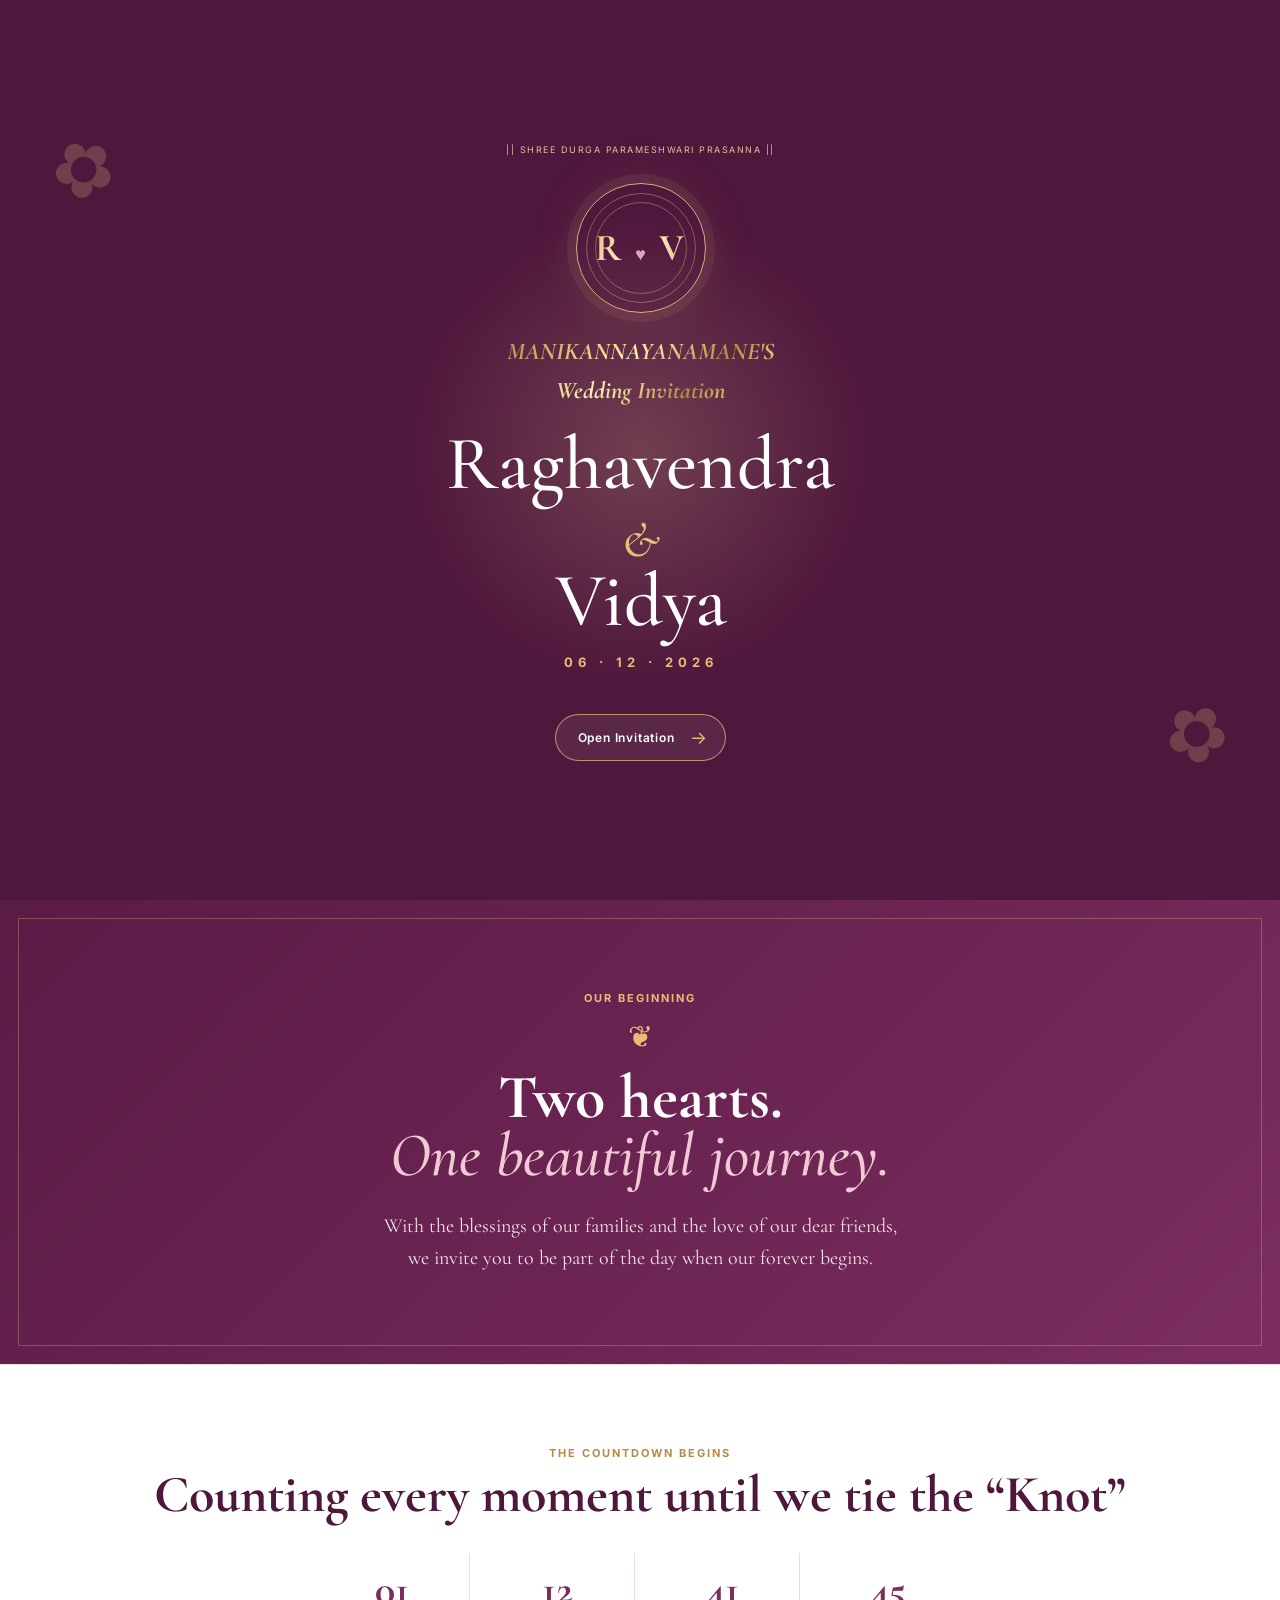
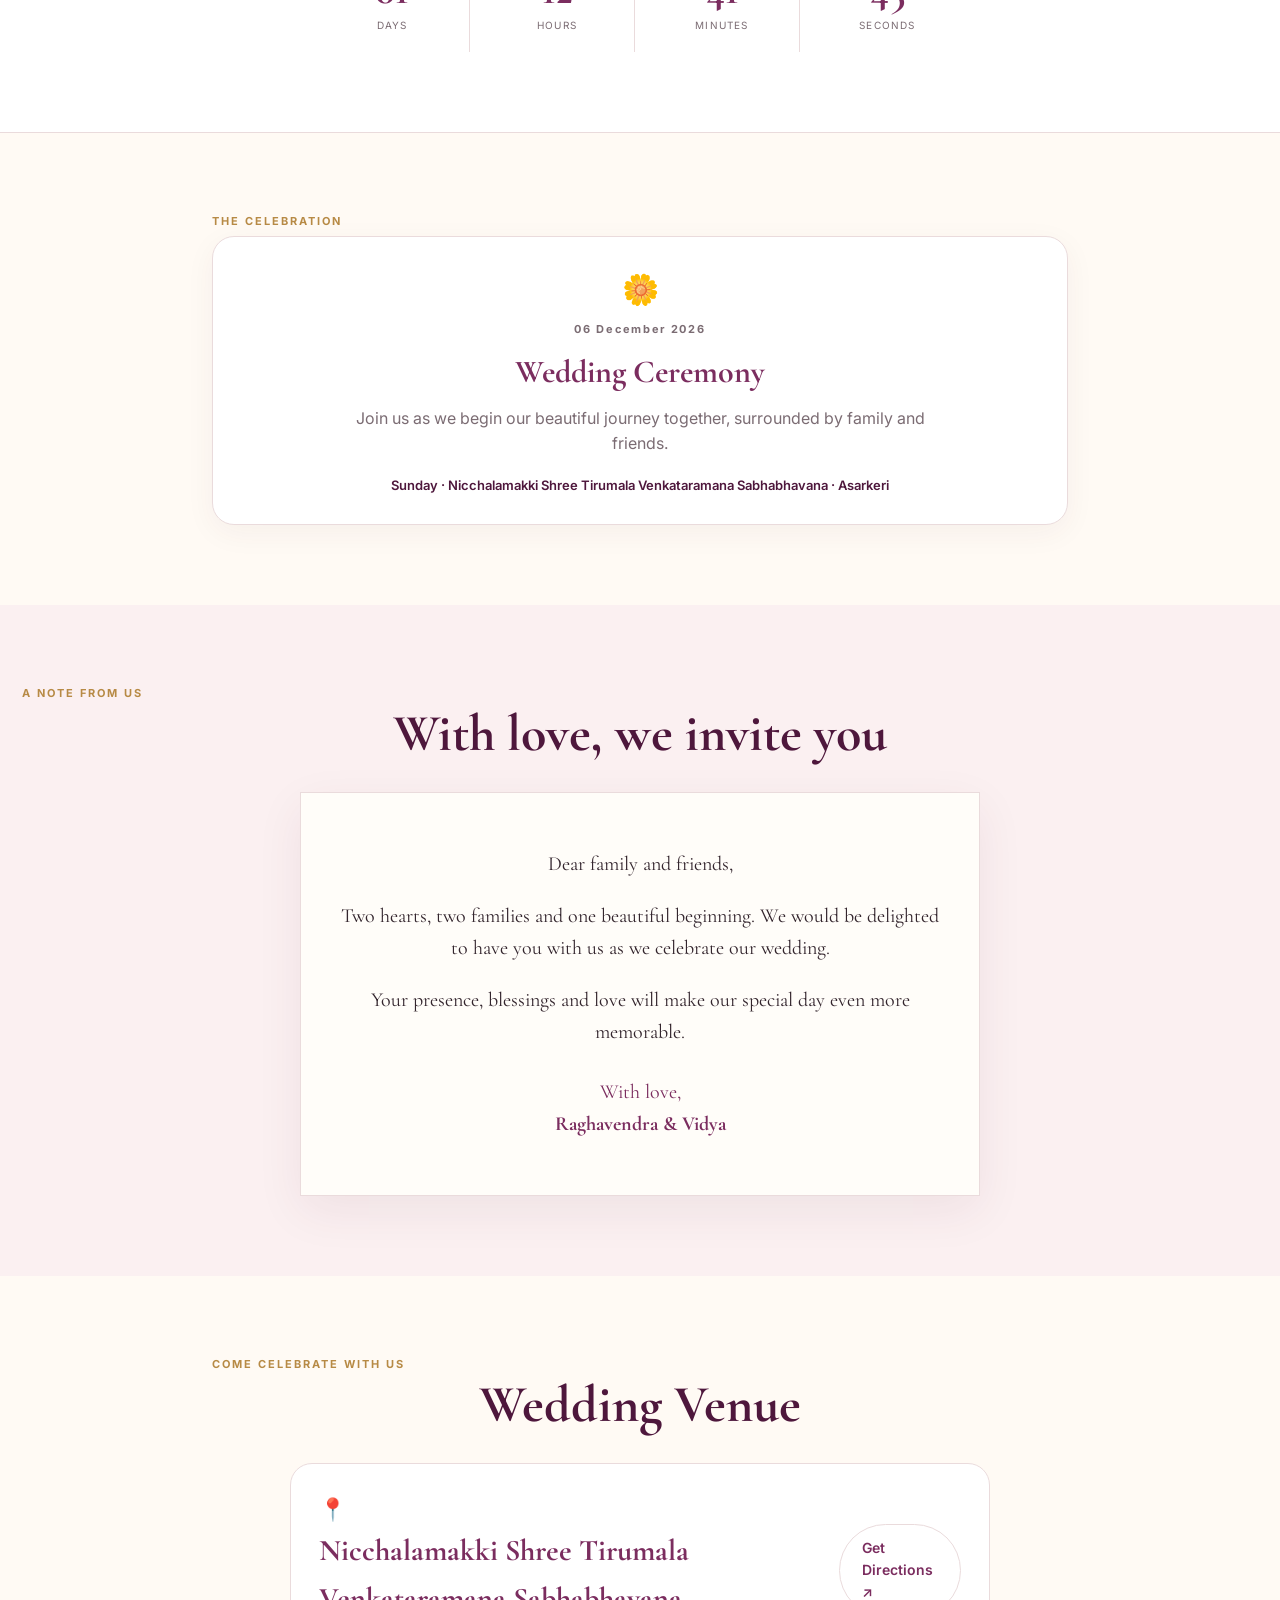
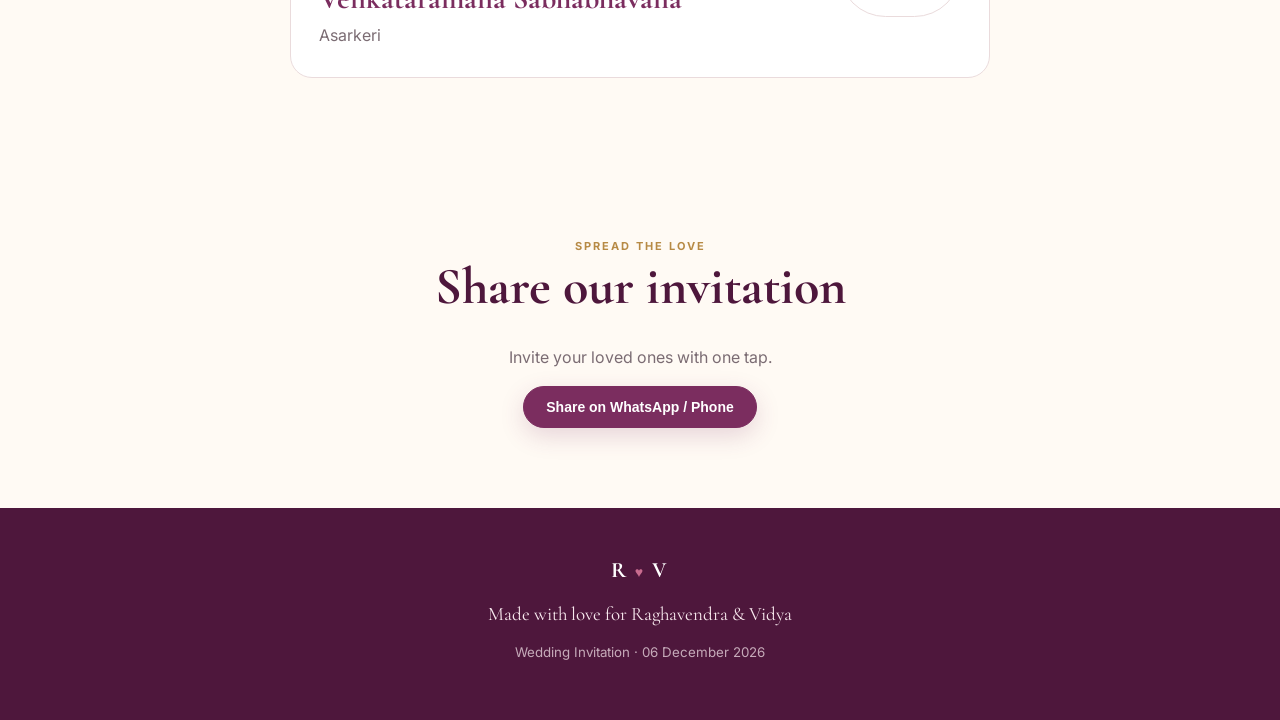
<file: index.html>
<!DOCTYPE html>
<html lang="en">

<head>
    <meta charset="UTF-8">
    <meta name="viewport" content="width=device-width, initial-scale=1, viewport-fit=cover">
    <meta name="color-scheme" content="light">
    <meta name="theme-color" content="#7b2d5f">
    <title>Raghavendra ❤️ Vidya | Wedding</title>
    <meta name="description" content="Wedding invitation of Raghavendra and Vidya — 06 December 2026.">
    <link rel="preconnect" href="https://fonts.googleapis.com">
    <link rel="preconnect" href="https://fonts.gstatic.com" crossorigin>
    <link
        href="https://fonts.googleapis.com/css2?family=Cormorant+Garamond:wght@500;600;700&family=Inter:wght@400;500;600;700&display=swap"
        rel="stylesheet">
    <link rel="stylesheet" href="style.css">
</head>

<body>
    <!-- PREMIUM OPENING -->
    <div class="opening" id="opening">
        <div class="opening-glow"></div>
        <div class="opening-flower flower-left">✿</div>
        <div class="opening-flower flower-right">✿</div>
        <div class="opening-content">
            <!-- <p class="opening-mantra">|| Shree Panchalingeshwara Prasannaha ||</p> -->
            <p class="opening-mantra">|| Shree Durga Parameshwari Prasanna ||</p>
            <div class="opening-ring">
                <div class="opening-monogram">
                    R <span>♥</span>
                    V
                </div>
            </div>
            <!-- <p class="opening-script"> -->
            <h2 style="background: linear-gradient(
        135deg,
        #8C6A32 0%,
        #D4AF65 25%,
        #FFF0B3 45%,
        #B08D45 65%,
        #F5D98A 80%,
        #8C6A32 100%
    );
    -webkit-background-clip: text;
    background-clip: text;
    color: transparent;
    font-weight: bold;
    font-style: italic;
"><span>MANIKANNAYANAMANE'S</span> </br>Wedding Invitation</h2>
            <h2 class="opening-names">
                Raghavendra </br> <span>&</span> </br>Vidya
            </h2>
            <p class="opening-date">06 · 12 · 2026</p>
            <button class="enter-btn" id="enterBtn">
                <span>Open Invitation</span>
                <b>→</b>
            </button>
        </div>
        <!-- <div class="opening-curtain curtain-left"></div>
        <div class="opening-curtain curtain-right"></div> -->
    </div>
    <div class="petals" aria-hidden="true"></div>
    <header class="topbar">
        <div class="monogram">
            R <span>♥</span>
            V
        </div>
        <button class="music-btn" id="musicBtn" aria-label="Toggle music">♫</button>
    </header>
    <main>
        <section class="hero">
            <!-- <div class="hero-photo-bg">
                    <img src="assets/images/photo-1b4193d88f40.jpg" alt="">
                </div> -->
            <div class="hero-overlay"></div>
            <!-- <p class="eyebrow">|| Shree Panchalingeshwara Prasannaha ||</p> -->
            <p class="eyebrow">|| Shree Durga Parameshwari Prasanna ||</p>
            <div class="mandala">ॐ</div>
            <p class="script">Together with their families</p>
            <h1>
                Raghavendra </br>
                <span>&</span></br>
                 Vidya
            </h1>
            <p class="date">06 · 12 · 2026</p>
            <p class="hero-location">Nicchalamakki Shree Tirumala Venkataramana Sabhabhavana · Asarkeri</p>
            <a class="primary-btn" href="#events">View Wedding Details</a>
            <div class="scroll-cue">
                <span></span>
                <small>Scroll to explore</small>
            </div>
        </section>
        <section class="love-story">
            <div class="story-inner">
                <p class="section-kicker">OUR BEGINNING</p>
                <div class="story-ornament">❦</div>
                <h2>
                    Two hearts.<br>
                    <em>One beautiful journey.</em>
                </h2>
                <p>With the blessings of our families and the love of our dear friends, we invite you to be part of the
                    day when our forever begins.</p>
            </div>
        </section>
        <section class="countdown-card">
            <p class="section-kicker">THE COUNTDOWN BEGINS</p>
            <h2>Counting every moment until we tie the “Knot”</h2>
            <div class="countdown" id="countdown">
                <div>
                    <strong id="days">--</strong>
                    <span>Days</span>
                </div>
                <div>
                    <strong id="hours">--</strong>
                    <span>Hours</span>
                </div>
                <div>
                    <strong id="minutes">--</strong>
                    <span>Minutes</span>
                </div>
                <div>
                    <strong id="seconds">--</strong>
                    <span>Seconds</span>
                </div>
            </div>
        </section>
        <section id="events" class="section">
            <p class="section-kicker">THE CELEBRATION</p>
            <!-- <h2>Wedding Events</h2> -->
            <div class="event-grid">
                <article class="event">
                    <div class="event-icon">🌼</div>
                    <p class="event-date">06 December 2026</p>
                    <h3>Wedding Ceremony</h3>
                    <p>Join us as we begin our beautiful journey together, surrounded by family and friends.</p>
                    <div class="event-meta">Sunday · Nicchalamakki Shree Tirumala Venkataramana Sabhabhavana · Asarkeri
                    </div>
                </article>
            </div>
        </section>
        <section class="section invitation">
            <p class="section-kicker">A NOTE FROM US</p>
            <h2>With love, we invite you</h2>
            <div class="paper">
                <p>Dear family and friends,</p>
                <p>Two hearts, two families and one beautiful beginning. We would be delighted to have you with us as we
                    celebrate our wedding.</p>
                <p>Your presence, blessings and love will make our special day even more memorable.</p>
                <p class="signature">
                    With love,<br>
                    <strong>Raghavendra & Vidya</strong>
                </p>
            </div>
        </section>
        <section class="section venue">
            <p class="section-kicker">COME CELEBRATE WITH US</p>
            <h2>Wedding Venue</h2>
            <div class="venue-card">
                <div>
                    <span class="pin">📍</span>
                    <h3>Nicchalamakki Shree Tirumala Venkataramana Sabhabhavana</h3>
                    <p>Asarkeri</p>
                </div>
                <a class="secondary-btn" id="mapBtn"
                    href="https://www.google.com/maps/search/?api=1&query=Nicchalamakki%20Shree%20Tirumala%20Venkataramana%20Sabhabhavana%20Asarkeri"
                    target="_blank" rel="noopener">Get Directions ↗</a>
            </div>
            </div>

        </section>
        <section class="section share">
            <p class="section-kicker">SPREAD THE LOVE</p>
            <h2>Share our invitation</h2>
            <p>Invite your loved ones with one tap.</p>
            <button class="primary-btn" id="shareBtn">Share on WhatsApp / Phone</button>
        </section>
    </main>
    <footer>
        <div class="monogram">
            R <span>♥</span>
            V
        </div>
        <p>Made with love for Raghavendra & Vidya</p>
        <small>Wedding Invitation · 06 December 2026</small>
    </footer>
    <audio id="bgMusic" loop preload="none" src="assets/audio/GaneshaSlokam.mp3"></audio>
    <script src="script.js" defer></script>
</body>

</html>
</file>
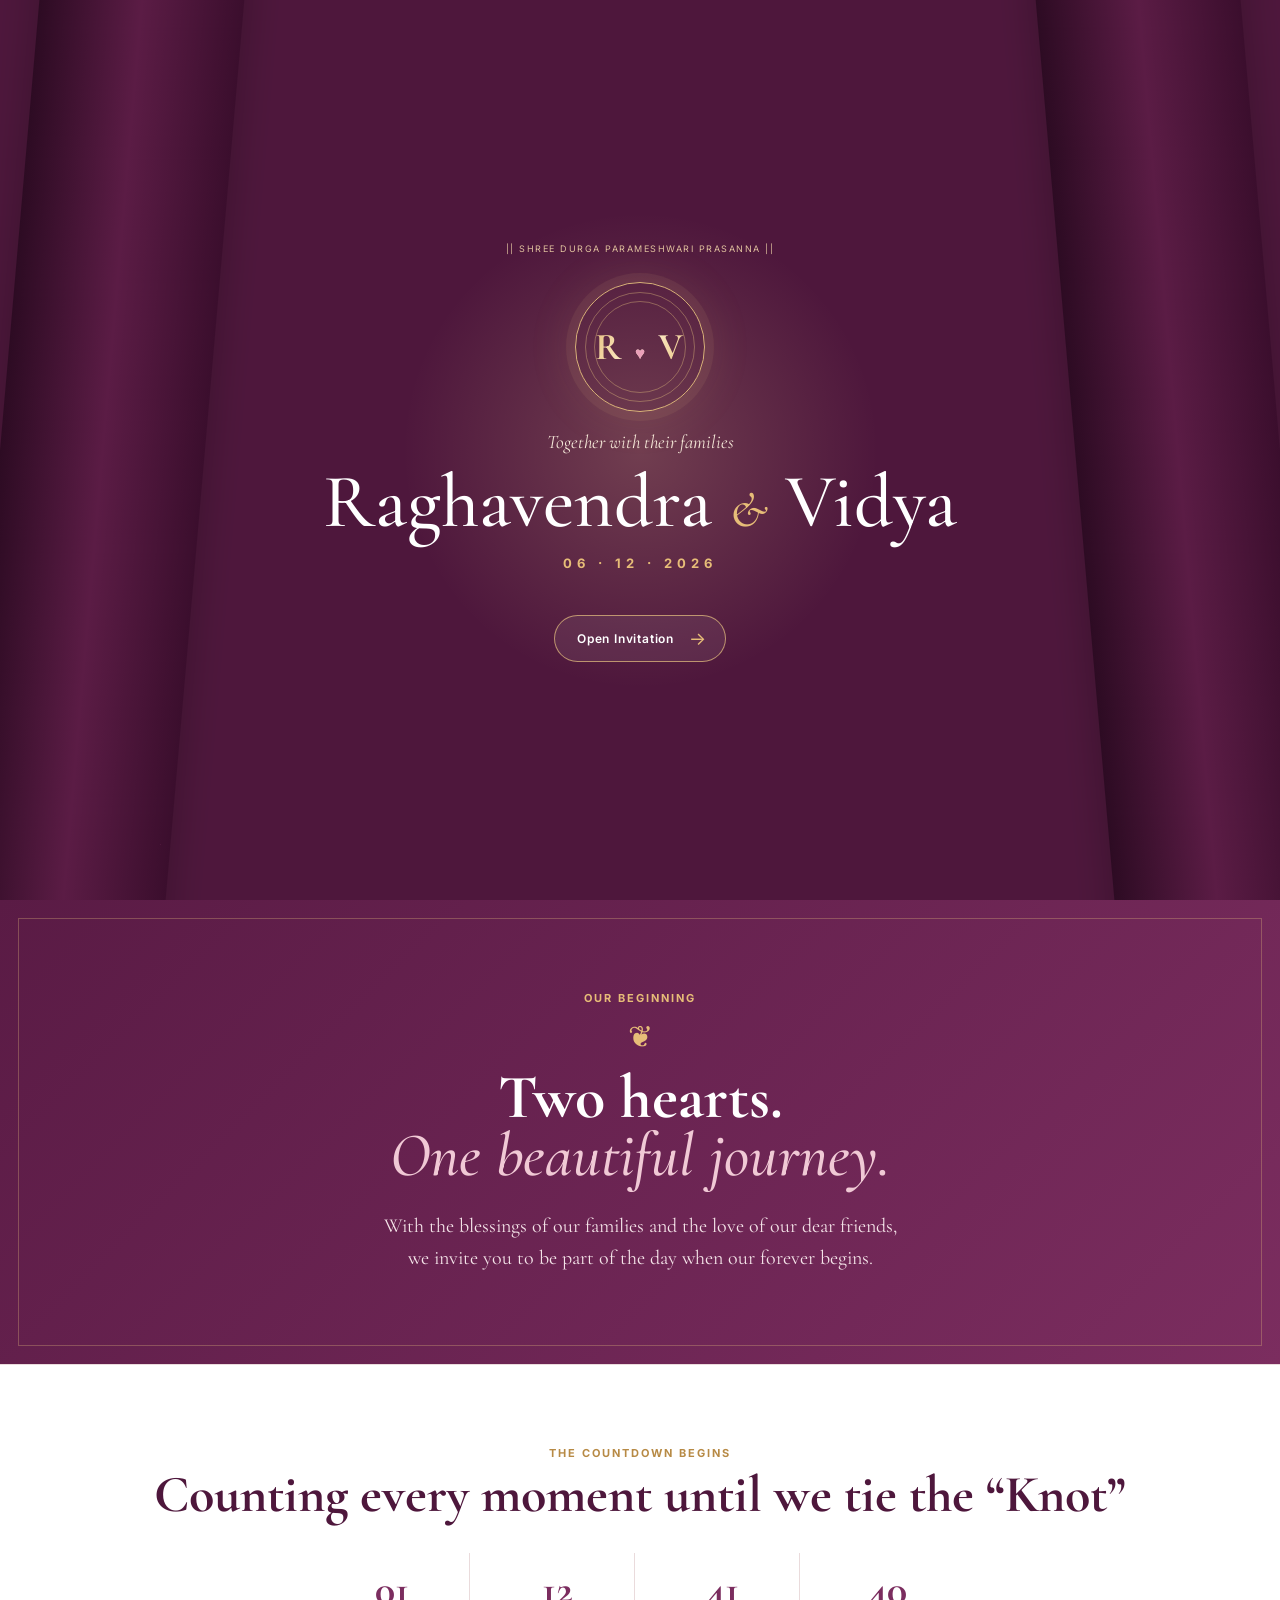
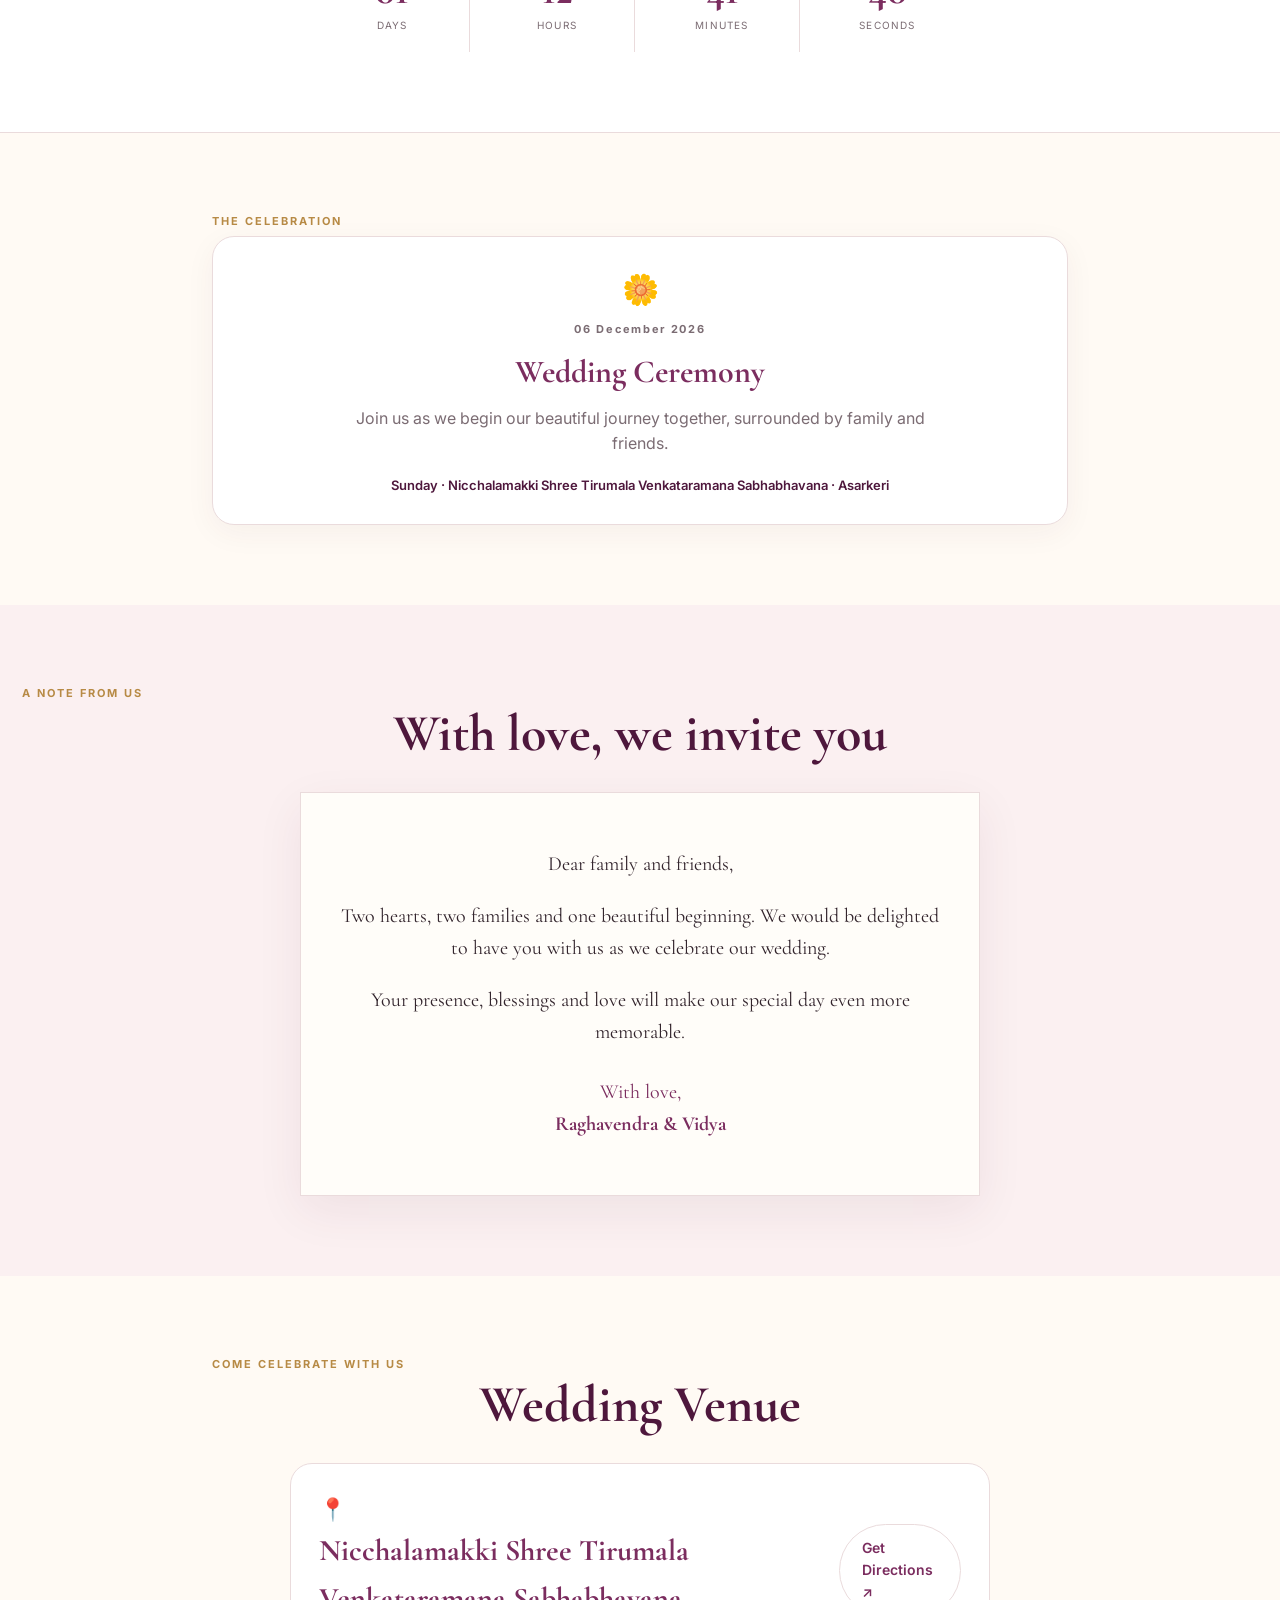
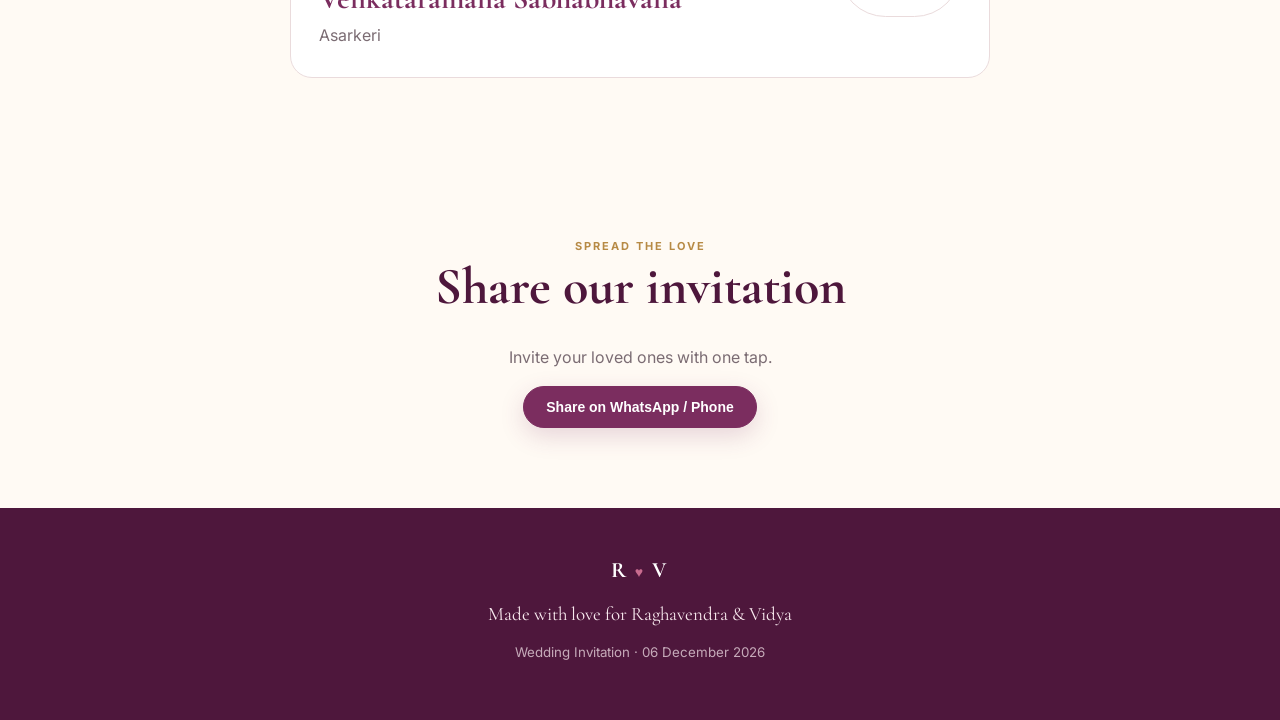
<file: RaghuVidya/index.html>
<!DOCTYPE html>
<html lang="en">
    <head>
        <meta charset="UTF-8">
        <meta name="viewport" content="width=device-width, initial-scale=1, viewport-fit=cover">
        <meta name="color-scheme" content="light">
        <meta name="theme-color" content="#7b2d5f">
        <title>Raghavendra ❤️ Vidya | Wedding</title>
        <meta name="description" content="Wedding invitation of Raghavendra and Vidya — 06 December 2026.">
        <link rel="preconnect" href="https://fonts.googleapis.com">
        <link rel="preconnect" href="https://fonts.gstatic.com" crossorigin>
        <link href="https://fonts.googleapis.com/css2?family=Cormorant+Garamond:wght@500;600;700&family=Inter:wght@400;500;600;700&display=swap" rel="stylesheet">
        <link rel="stylesheet" href="style.css">
</head>
    <body>
        <!-- PREMIUM OPENING -->
        <div class="opening" id="opening">
            <div class="opening-glow"></div>
            <div class="opening-flower flower-left">✿</div>
            <div class="opening-flower flower-right">✿</div>
            <div class="opening-content">
                <!-- <p class="opening-mantra">|| Shree Panchalingeshwara Prasannaha ||</p> -->
                <p class="opening-mantra">|| Shree Durga Parameshwari Prasanna ||</p>
                <div class="opening-ring">
                    <div class="opening-monogram">
                        R <span>♥</span>
                        V
                    </div>
                </div>
                <p class="opening-script">Together with their families</p>
                <h2 class="opening-names">
                    Raghavendra <span>&</span>
                    Vidya
                </h2>
                <p class="opening-date">06 · 12 · 2026</p>
                <button class="enter-btn" id="enterBtn">
                    <span>Open Invitation</span>
                    <b>→</b>
                </button>
            </div>
            <div class="opening-curtain curtain-left"></div>
            <div class="opening-curtain curtain-right"></div>
        </div>
        <div class="petals" aria-hidden="true"></div>
        <header class="topbar">
            <div class="monogram">
                R <span>♥</span>
                V
            </div>
            <button class="music-btn" id="musicBtn" aria-label="Toggle music">♫</button>
        </header>
        <main>
            <section class="hero">
                <!-- <div class="hero-photo-bg">
                    <img src="assets/images/photo-1b4193d88f40.jpg" alt="">
                </div> -->
                <div class="hero-overlay"></div>
                <!-- <p class="eyebrow">|| Shree Panchalingeshwara Prasannaha ||</p> -->
                <p class="eyebrow">|| Shree Durga Parameshwari Prasanna ||</p>
                <div class="mandala">✦</div>
                <p class="script">Together with their families</p>
                <h1>
                    Raghavendra<br>
                    <span>&</span>
                    <br>Vidya
                </h1>
                <p class="date">06 · 12 · 2026</p>
                <p class="hero-location">Nicchalamakki Shree Tirumala Venkataramana Sabhabhavana · Asarkeri</p>
                <a class="primary-btn" href="#events">View Wedding Details</a>
                <div class="scroll-cue">
                    <span></span>
                    <small>Scroll to explore</small>
                </div>
            </section>
            <section class="love-story">
                <div class="story-inner">
                    <p class="section-kicker">OUR BEGINNING</p>
                    <div class="story-ornament">❦</div>
                    <h2>
                        Two hearts.<br>
                        <em>One beautiful journey.</em>
                    </h2>
                    <p>With the blessings of our families and the love of our dear friends, we invite you to be part of the day when our forever begins.</p>
                </div>
            </section>
            <section class="countdown-card">
                <p class="section-kicker">THE COUNTDOWN BEGINS</p>
                <h2>Counting every moment until we tie the “Knot”</h2>
                <div class="countdown" id="countdown">
                    <div>
                        <strong id="days">--</strong>
                        <span>Days</span>
                    </div>
                    <div>
                        <strong id="hours">--</strong>
                        <span>Hours</span>
                    </div>
                    <div>
                        <strong id="minutes">--</strong>
                        <span>Minutes</span>
                    </div>
                    <div>
                        <strong id="seconds">--</strong>
                        <span>Seconds</span>
                    </div>
                </div>
            </section>
            <section id="events" class="section">
                <p class="section-kicker">THE CELEBRATION</p>
                <!-- <h2>Wedding Events</h2> -->
                <div class="event-grid">
                    <article class="event">
                        <div class="event-icon">🌼</div>
                        <p class="event-date">06 December 2026</p>
                        <h3>Wedding Ceremony</h3>
                        <p>Join us as we begin our beautiful journey together, surrounded by family and friends.</p>
                        <div class="event-meta">Sunday · Nicchalamakki Shree Tirumala Venkataramana Sabhabhavana · Asarkeri</div>
                    </article>
                </div>
            </section>
            <section class="section invitation">
                <p class="section-kicker">A NOTE FROM US</p>
                <h2>With love, we invite you</h2>
                <div class="paper">
                    <p>Dear family and friends,</p>
                    <p>Two hearts, two families and one beautiful beginning. We would be delighted to have you with us as we celebrate our wedding.</p>
                    <p>Your presence, blessings and love will make our special day even more memorable.</p>
                    <p class="signature">
                        With love,<br>
                        <strong>Raghavendra & Vidya</strong>
                    </p>
                </div>
            </section>
            <section class="section venue">
                <p class="section-kicker">COME CELEBRATE WITH US</p>
                <h2>Wedding Venue</h2>
                <div class="venue-card">
                    <div>
                        <span class="pin">📍</span>
                        <h3>Nicchalamakki Shree Tirumala Venkataramana Sabhabhavana</h3>
                        <p>Asarkeri</p>
                    </div>
                    <a class="secondary-btn" id="mapBtn" href="https://www.google.com/maps/search/?api=1&query=Nicchalamakki%20Shree%20Tirumala%20Venkataramana%20Sabhabhavana%20Asarkeri" target="_blank" rel="noopener">Get Directions ↗</a>
                </div>
                </div>
          
            </section>
            <section class="section share">
                <p class="section-kicker">SPREAD THE LOVE</p>
                <h2>Share our invitation</h2>
                <p>Invite your loved ones with one tap.</p>
                <button class="primary-btn" id="shareBtn">Share on WhatsApp / Phone</button>
            </section>
        </main>
        <footer>
            <div class="monogram">
                R <span>♥</span>
                V
            </div>
            <p>Made with love for Raghavendra & Vidya</p>
            <small>Wedding Invitation · 06 December 2026</small>
        </footer>
        <audio id="bgMusic" loop preload="none" src="assets/audio/SeethaKalyanaVaibhogame.mp3"></audio>
            <script src="script.js" defer></script>
    </body>
</html>
</file>
<file: style.css>
* {
    box-sizing: border-box
}

:root {
    --wine: #7b2d5f;
    --wine-dark: #4e173c;
    --rose: #c96c8f;
    --cream: #fffaf4;
    --paper: #fffdf9;
    --ink: #33252d;
    --muted: #7b6c73;
    --gold: #b78a45;
    --line: #eadbdc;
}

html {
    scroll-behavior: smooth
}

body {
    margin: 0;
    background: var(--cream);
    color: var(--ink);
    font-family: Inter, Arial, sans-serif;
    line-height: 1.6
}

body:before {
    content: "";
    position: fixed;
    inset: 0;
    pointer-events: none;
    opacity: .16;
    background-image: radial-gradient(#b78a45 0.55px, transparent .55px);
    background-size: 18px 18px;
    z-index: -2
}

.topbar {
    position: fixed;
    top: 0;
    left: 0;
    right: 0;
    height: 62px;
    display: flex;
    justify-content: space-between;
    align-items: center;
    padding: 0 20px;
    background: rgba(255, 250, 244, .88);
    backdrop-filter: blur(10px);
    z-index: 10;
    border-bottom: 1px solid rgba(183, 138, 69, .15)
}

.monogram {
    font-family: "Cormorant Garamond", serif;
    font-size: 22px;
    font-weight: 700;
    color: var(--wine);
    letter-spacing: 2px
}

.monogram span {
    font-size: 14px;
    color: var(--rose)
}

.music-btn {
    border: 1px solid var(--line);
    background: white;
    border-radius: 50%;
    width: 38px;
    height: 38px;
    color: var(--wine);
    font-size: 18px
}

.hero {
    min-height: 100vh;
    padding: 105px 24px 55px;
    text-align: center;
    display: flex;
    flex-direction: column;
    align-items: center;
    justify-content: center;
    background: linear-gradient(180deg, #fffaf4 0%, #fff6f3 100%)
}

.eyebrow {
    font-size: 11px;
    letter-spacing: 1.6px;
    color: var(--wine);
    margin: 3px 0;
    text-transform: uppercase
}

.mandala {
    margin: 25px 0 10px;
    width: 64px;
    height: 64px;
    border: 1px solid var(--gold);
    border-radius: 50%;
    display: grid;
    place-items: center;
    color: var(--gold);
    font-size: 26px;
    box-shadow: 0 0 0 7px rgba(183, 138, 69, .07)
}

.script {
    font-family: "Cormorant Garamond", serif;
    font-style: italic;
    font-size: 20px;
    color: var(--muted);
    margin: 8px 0
}

h1,
h2,
h3 {
    font-family: "Cormorant Garamond", Georgia, serif
}

h1 {
    font-size: clamp(48px, 12vw, 88px);
    line-height: .82;
    margin: 12px 0 24px;
    font-weight: 600;
    background: linear-gradient(115deg, var(--wine-dark) 20%, var(--gold) 45%, var(--wine-dark) 70%);
    -webkit-background-clip: text;
    background-clip: text;
    color: transparent;
    background-size: 220% 100%;
    animation: foilShift 7s ease-in-out infinite
}

h1 span {
    font-size: .55em;
    font-style: italic;
    background: linear-gradient(115deg, var(--rose), var(--gold));
    -webkit-background-clip: text;
    background-clip: text;
    color: transparent
}

@keyframes foilShift {

    0%,
    100% {
        background-position: 0% 50%
    }

    50% {
        background-position: 100% 50%
    }
}

.date {
    font-size: 19px;
    letter-spacing: 5px;
    color: var(--gold);
    font-weight: 700;
    margin: 0
}

.hero-location {
    font-size: 14px;
    color: var(--muted);
    margin: 7px 0 25px
}

.primary-btn,
.secondary-btn {
    display: inline-flex;
    align-items: center;
    justify-content: center;
    border-radius: 999px;
    padding: 12px 22px;
    text-decoration: none;
    font-weight: 600;
    font-size: 14px;
    cursor: pointer;
    transition: .2s
}

.primary-btn {
    background: var(--wine);
    color: #fff;
    border: 1px solid var(--wine);
    box-shadow: 0 8px 24px rgba(123, 45, 95, .18)
}

.primary-btn:hover {
    transform: translateY(-2px)
}

.secondary-btn {
    background: #fff;
    color: var(--wine);
    border: 1px solid var(--line)
}

.section,
.countdown-card {
    max-width: 900px;
    margin: auto;
    padding: 80px 22px
}

.section-kicker {
    font-size: 11px;
    letter-spacing: 2px;
    color: var(--gold);
    font-weight: 700;
    margin: 0 0 5px
}

.section h2,
.countdown-card h2 {
    text-align: center;
    font-size: clamp(34px, 7vw, 52px);
    line-height: 1.05;
    color: var(--wine-dark);
    margin: 0 0 30px
}

.countdown-card {
    text-align: center;
    background: #fff;
    border-top: 1px solid var(--line);
    border-bottom: 1px solid var(--line);
    max-width: none
}

.countdown {
    display: grid;
    grid-template-columns: repeat(4, 1fr);
    max-width: 650px;
    margin: 30px auto 0;
    gap: 10px
}

.countdown div {
    padding: 16px 5px;
    border-right: 1px solid var(--line)
}

.countdown div:last-child {
    border-right: 0
}

.countdown strong {
    display: block;
    font-family: "Cormorant Garamond", serif;
    font-size: 42px;
    color: var(--wine);
    line-height: 1
}

.countdown span {
    font-size: 10px;
    text-transform: uppercase;
    letter-spacing: 1.2px;
    color: var(--muted)
}

.event-grid {
    display: grid;
    grid-template-columns: 1fr;
    gap: 18px
}

.event {
    background: white;
    border: 1px solid var(--line);
    border-radius: 22px;
    padding: 28px;
    text-align: center;
    box-shadow: 0 8px 30px rgba(80, 30, 50, .05)
}

.event-icon {
    font-size: 30px
}

.event-date {
    font-size: 11px;
    letter-spacing: 1.7px;
    color: var(--gold);
    font-weight: 700
}

.event h3 {
    font-size: 32px;
    color: var(--wine);
    margin: 8px 0
}

.event p {
    color: var(--muted);
    max-width: 570px;
    margin: 8px auto
}

.event-meta {
    margin-top: 18px;
    font-size: 13px;
    font-weight: 600;
    color: var(--wine-dark)
}

.invitation {
    background: #fbf0f1;
    max-width: none
}

.paper {
    max-width: 680px;
    margin: auto;
    background: var(--paper);
    padding: 35px 30px;
    border: 1px solid var(--line);
    box-shadow: 0 15px 45px rgba(80, 30, 50, .07);
    font-family: "Cormorant Garamond", serif;
    font-size: 20px;
    text-align: center
}

.signature {
    margin-top: 28px;
    color: var(--wine)
}

.venue-card {
    max-width: 700px;
    margin: auto;
    padding: 28px;
    background: white;
    border: 1px solid var(--line);
    border-radius: 22px;
    display: flex;
    align-items: center;
    justify-content: space-between;
    gap: 20px
}

.venue-card h3 {
    font-size: 30px;
    color: var(--wine);
    margin: 0
}

.venue-card p {
    margin: 0;
    color: var(--muted)
}

.pin {
    font-size: 22px
}

.hint {
    text-align: center;
    color: var(--muted);
    font-size: 11px;
    margin-top: 12px
}

code {
    font-size: 10px
}

.share {
    text-align: center
}

.share>p:not(.section-kicker) {
    color: var(--muted)
}

footer {
    text-align: center;
    padding: 45px 20px 55px;
    background: var(--wine-dark);
    color: #f8e9ee
}

footer .monogram {
    color: #fff
}

footer p {
    font-family: "Cormorant Garamond", serif;
    font-size: 19px;
    margin: 10px 0
}

footer small {
    opacity: .7
}

@media(max-width: 560px) {
    .countdown {
        gap: 0
    }

    .countdown strong {
        font-size: 34px
    }

    .venue-card {
        flex-direction: column;
        text-align: center
    }

    .paper {
        padding: 28px 20px
    }

    .hero {
        min-height: 92vh
    }
}

.photo-hero {
    padding: 60px 20px 14px;
    text-align: center;
    background: var(--cream)
}

.photo-frame {
    position: relative;
    max-width: 760px;
    margin: auto;
    aspect-ratio: 16/10;
    overflow: hidden;
    border-radius: 6px;
    border: 1px solid rgba(183, 138, 69, .55);
    box-shadow: 0 0 0 8px #fff, 0 0 0 9px rgba(183, 138, 69, .3), 0 25px 60px rgba(80, 30, 50, .18)
}

.photo-frame img {
    width: 100%;
    height: 100%;
    object-fit: cover;
    object-position: center 30%;
    display: block
}

.photo-caption {
    font-family: "Cormorant Garamond", serif;
    font-size: 22px;
    font-style: italic;
    color: var(--wine);
    margin: 18px 0 0
}

.gallery {
    background: #fff
}

.gallery-single {
    max-width: 520px;
    margin: auto
}

.gallery-single figure {
    position: relative;
    margin: 0;
    overflow: hidden;
    border-radius: 4px;
    background: #f5e8ea;
    border: 1px solid rgba(183, 138, 69, .5);
    box-shadow: 0 0 0 6px #fff, 0 0 0 7px rgba(183, 138, 69, .25), 0 14px 34px rgba(80, 30, 50, .1)
}

.gallery-single img {
    display: block;
    width: 100%;
    height: auto;
    object-fit: cover
}

.qr-card {
    max-width: 700px;
    margin: 22px auto 0;
    padding: 26px;
    background: #fff;
    border: 1px solid var(--line);
    border-radius: 18px;
    display: flex;
    align-items: center;
    justify-content: center;
    gap: 24px;
    text-align: left;
    box-shadow: 0 12px 34px rgba(80, 30, 50, .07)
}

.qr-card img {
    width: 120px;
    height: 120px;
    object-fit: contain;
    background: #fff;
    border: 1px solid var(--line);
    border-radius: 8px;
    padding: 6px
}

.qr-card h3 {
    font-size: 24px;
    color: var(--wine);
    margin: 0 0 5px;
    font-family: "Cormorant Garamond", serif
}

.qr-card p {
    margin: 0;
    color: var(--muted);
    font-size: 13px;
    max-width: 320px
}

@media(max-width: 560px) {
    .qr-card {
        flex-direction: column;
        text-align: center
    }

    .qr-card p {
        max-width: none
    }
}

@media(max-width: 560px) {
    .qr-card {
        flex-direction: column;
        text-align: center
    }

    .photo-frame {
        aspect-ratio: 4/5
    }
}

/* ===== PREMIUM OPENING EXPERIENCE ===== */
body.locked {
    overflow: hidden
}

.opening {
    position: fixed;
    inset: 0;
    z-index: 9999;
    background: #4e173c;
    color: #fff;
    display: grid;
    place-items: center;
    overflow: hidden;
    transition: opacity 1s ease, visibility 1s ease
}

.opening.hide {
    opacity: 0;
    visibility: hidden;
    pointer-events: none
}

.opening-glow {
    position: absolute;
    width: 55vmin;
    height: 55vmin;
    border-radius: 50%;
    background: radial-gradient(circle, rgba(255, 218, 160, .20), transparent 68%);
    animation: glowPulse 3.5s ease-in-out infinite
}

.opening-content {
    position: relative;
    z-index: 3;
    text-align: center;
    padding: 30px;
    animation: openingRise 1.4s cubic-bezier(.2, .8, .2, 1) both
}

.opening-mantra {
    font-size: 9px;
    letter-spacing: 1.5px;
    color: #f1d5aa;
    margin: 3px 0;
    text-transform: uppercase;
    opacity: .9
}

.opening-ring {
    width: 130px;
    height: 130px;
    border: 1px solid rgba(231, 194, 127, .9);
    border-radius: 50%;
    margin: 26px auto 15px;
    display: grid;
    place-items: center;
    position: relative;
    box-shadow: 0 0 0 9px rgba(231, 194, 127, .07), 0 0 50px rgba(231, 194, 127, .13)
}

.opening-ring:before,
.opening-ring:after {
    content: "";
    position: absolute;
    border: 1px solid rgba(231, 194, 127, .4);
    border-radius: 50%;
    inset: 9px
}

.opening-ring:after {
    inset: 18px
}

.opening-monogram {
    font-family: "Cormorant Garamond", serif;
    font-size: 38px;
    font-weight: 700;
    letter-spacing: 2px;
    background: linear-gradient(115deg, #e7bd78, #fff3d6, #e7bd78);
    -webkit-background-clip: text;
    background-clip: text;
    color: transparent
}

.opening-monogram span {
    font-size: 17px;
    color: #eaa0b9
}

.opening-script {
    font-family: "Cormorant Garamond", serif;
    font-style: italic;
    font-size: 19px;
    color: #f4e6d7;
    margin: 8px 0
}

.opening-names {
    font-family: "Cormorant Garamond", serif;
    font-size: clamp(43px, 10vw, 76px);
    font-weight: 500;
    line-height: .9;
    margin: 10px 0 17px;
    color: #fff
}

.opening-names span {
    font-style: italic;
    color: #e7bd78;
    font-size: .65em
}

.opening-date {
    letter-spacing: 5px;
    color: #e7bd78;
    font-size: 13px;
    font-weight: 700
}

.enter-btn {
    margin-top: 28px;
    border: 1px solid rgba(231, 194, 127, .7);
    background: rgba(255, 255, 255, .07);
    color: #fff;
    border-radius: 999px;
    padding: 12px 18px 12px 22px;
    display: inline-flex;
    align-items: center;
    gap: 15px;
    font: 600 12px Inter, sans-serif;
    letter-spacing: .8px;
    cursor: pointer;
    backdrop-filter: blur(8px);
    transition: .25s
}

.enter-btn b {
    font-size: 18px;
    font-weight: 400;
    color: #e7bd78
}

.enter-btn:hover {
    background: rgba(255, 255, 255, .13);
    transform: translateY(-2px)
}

.opening-curtain {
    position: absolute;
    top: -5%;
    height: 110%;
    width: 16%;
    background: linear-gradient(90deg, #2d0b23, #5b1c45, #3b0e2d);
    box-shadow: 0 0 40px rgba(0, 0, 0, .25);
    z-index: 4;
    transition: transform 1.25s cubic-bezier(.77, 0, .18, 1)
}

.curtain-left {
    left: 0;
    transform: skewX(-5deg)
}

.curtain-right {
    right: 0;
    transform: skewX(5deg)
}

.opening.opened .curtain-left {
    transform: translateX(-115%) skewX(-5deg)
}

.opening.opened .curtain-right {
    transform: translateX(115%) skewX(5deg)
}

.opening.opened .opening-content {
    animation: openingExit .75s ease forwards
}

.opening-flower {
    position: absolute;
    color: rgba(231, 194, 127, .65);
    font-size: 75px;
    z-index: 2;
    opacity: .35
}

.flower-left {
    left: 4%;
    top: 12%;
    transform: rotate(-30deg)
}

.flower-right {
    right: 4%;
    bottom: 12%;
    transform: rotate(30deg)
}

@keyframes glowPulse {
    50% {
        transform: scale(1.12);
        opacity: .7
    }
}

@keyframes openingRise {
    from {
        opacity: 0;
        transform: translateY(22px) scale(.97)
    }

    to {
        opacity: 1;
        transform: none
    }
}

@keyframes openingExit {
    to {
        opacity: 0;
        transform: scale(1.05) translateY(-10px)
    }
}

/* ===== PREMIUM HERO ===== */
.hero {
    position: relative;
    overflow: hidden;
    isolation: isolate
}

.hero-photo-bg {
    position: absolute;
    inset: 0;
    z-index: -3;
    opacity: .18
}

.hero-photo-bg img {
    width: 100%;
    height: 100%;
    object-fit: cover;
    object-position: center 25%;
    filter: saturate(.7)
}

.hero-overlay {
    position: absolute;
    inset: 0;
    z-index: -2;
    background: linear-gradient(180deg, rgba(255, 250, 244, .95), rgba(255, 246, 243, .91) 55%, rgba(255, 250, 244, 1))
}

.scroll-cue {
    margin-top: 35px;
    display: flex;
    flex-direction: column;
    align-items: center;
    gap: 5px;
    color: var(--muted);
    animation: floatCue 2.2s ease-in-out infinite
}

.scroll-cue span {
    height: 30px;
    width: 1px;
    background: linear-gradient(var(--gold), transparent)
}

.scroll-cue small {
    font-size: 9px;
    letter-spacing: 1.5px;
    text-transform: uppercase
}

@keyframes floatCue {
    50% {
        transform: translateY(5px);
        opacity: .65
    }
}

/* ===== LOVE STORY ===== */
.love-story {
    padding: 90px 22px;
    background: linear-gradient(135deg, #5a1b45, #7b2d5f);
    color: #fff;
    text-align: center;
    position: relative;
    overflow: hidden
}

.love-story:before {
    content: "";
    position: absolute;
    inset: 18px;
    border: 1px solid rgba(231, 194, 127, .3);
    pointer-events: none
}

.story-inner {
    max-width: 620px;
    margin: auto;
    position: relative
}

.love-story .section-kicker {
    color: #e7bd78
}

.story-ornament {
    font-family: Georgia, serif;
    color: #e7bd78;
    font-size: 30px;
    margin: 5px 0
}

.love-story h2 {
    font-size: clamp(39px, 8vw, 62px);
    line-height: .95;
    margin: 8px 0 24px;
    color: #fff
}

.love-story h2 em {
    color: #f0c9d5;
    font-weight: 500
}

.love-story p:last-child {
    max-width: 520px;
    margin: auto;
    color: #f4e3e8;
    font-family: "Cormorant Garamond", serif;
    font-size: 20px
}

/* subtle premium section transitions */
.section,
.countdown-card {
    scroll-margin-top: 65px
}

:root {
    color-scheme: light;
}

body {
    padding-top: env(safe-area-inset-top, 0px);
    padding-bottom: env(safe-area-inset-bottom, 0px);
}

.topbar {
    padding-top: env(safe-area-inset-top, 0px);
    height: calc(62px + env(safe-area-inset-top, 0px));
}
</file>
<file: RaghuVidya/style.css>
* {
                box-sizing: border-box
            }

            :root {
                --wine: #7b2d5f;
                --wine-dark: #4e173c;
                --rose: #c96c8f;
                --cream: #fffaf4;
                --paper: #fffdf9;
                --ink: #33252d;
                --muted: #7b6c73;
                --gold: #b78a45;
                --line: #eadbdc;
            }

            html {
                scroll-behavior: smooth
            }

            body {
                margin: 0;
                background: var(--cream);
                color: var(--ink);
                font-family: Inter,Arial,sans-serif;
                line-height: 1.6
            }

            body:before {
                content: "";
                position: fixed;
                inset: 0;
                pointer-events: none;
                opacity: .16;
                background-image: radial-gradient(#b78a45 0.55px,transparent .55px);
                background-size: 18px 18px;
                z-index: -2
            }

            .topbar {
                position: fixed;
                top: 0;
                left: 0;
                right: 0;
                height: 62px;
                display: flex;
                justify-content: space-between;
                align-items: center;
                padding: 0 20px;
                background: rgba(255,250,244,.88);
                backdrop-filter: blur(10px);
                z-index: 10;
                border-bottom: 1px solid rgba(183,138,69,.15)
            }

            .monogram {
                font-family: "Cormorant Garamond",serif;
                font-size: 22px;
                font-weight: 700;
                color: var(--wine);
                letter-spacing: 2px
            }

            .monogram span {
                font-size: 14px;
                color: var(--rose)
            }

            .music-btn {
                border: 1px solid var(--line);
                background: white;
                border-radius: 50%;
                width: 38px;
                height: 38px;
                color: var(--wine);
                font-size: 18px
            }

            .hero {
                min-height: 100vh;
                padding: 105px 24px 55px;
                text-align: center;
                display: flex;
                flex-direction: column;
                align-items: center;
                justify-content: center;
                background: linear-gradient(180deg,#fffaf4 0%,#fff6f3 100%)
            }

            .eyebrow {
                font-size: 11px;
                letter-spacing: 1.6px;
                color: var(--wine);
                margin: 3px 0;
                text-transform: uppercase
            }

            .mandala {
                margin: 25px 0 10px;
                width: 64px;
                height: 64px;
                border: 1px solid var(--gold);
                border-radius: 50%;
                display: grid;
                place-items: center;
                color: var(--gold);
                font-size: 26px;
                box-shadow: 0 0 0 7px rgba(183,138,69,.07)
            }

            .script {
                font-family: "Cormorant Garamond",serif;
                font-style: italic;
                font-size: 20px;
                color: var(--muted);
                margin: 8px 0
            }

            h1,h2,h3 {
                font-family: "Cormorant Garamond",Georgia,serif
            }

            h1 {
                font-size: clamp(48px,12vw,88px);
                line-height: .82;
                margin: 12px 0 24px;
                font-weight: 600;
                background: linear-gradient(115deg,var(--wine-dark) 20%,var(--gold) 45%,var(--wine-dark) 70%);
                -webkit-background-clip: text;
                background-clip: text;
                color: transparent;
                background-size: 220% 100%;
                animation: foilShift 7s ease-in-out infinite
            }

            h1 span {
                font-size: .55em;
                font-style: italic;
                background: linear-gradient(115deg,var(--rose),var(--gold));
                -webkit-background-clip: text;
                background-clip: text;
                color: transparent
            }

            @keyframes foilShift {
                0%,100% {
                    background-position: 0% 50%
                }

                50% {
                    background-position: 100% 50%
                }
            }

            .date {
                font-size: 19px;
                letter-spacing: 5px;
                color: var(--gold);
                font-weight: 700;
                margin: 0
            }

            .hero-location {
                font-size: 14px;
                color: var(--muted);
                margin: 7px 0 25px
            }

            .primary-btn,.secondary-btn {
                display: inline-flex;
                align-items: center;
                justify-content: center;
                border-radius: 999px;
                padding: 12px 22px;
                text-decoration: none;
                font-weight: 600;
                font-size: 14px;
                cursor: pointer;
                transition: .2s
            }

            .primary-btn {
                background: var(--wine);
                color: #fff;
                border: 1px solid var(--wine);
                box-shadow: 0 8px 24px rgba(123,45,95,.18)
            }

            .primary-btn:hover {
                transform: translateY(-2px)
            }

            .secondary-btn {
                background: #fff;
                color: var(--wine);
                border: 1px solid var(--line)
            }

            .section,.countdown-card {
                max-width: 900px;
                margin: auto;
                padding: 80px 22px
            }

            .section-kicker {
                font-size: 11px;
                letter-spacing: 2px;
                color: var(--gold);
                font-weight: 700;
                margin: 0 0 5px
            }

            .section h2,.countdown-card h2 {
                text-align: center;
                font-size: clamp(34px,7vw,52px);
                line-height: 1.05;
                color: var(--wine-dark);
                margin: 0 0 30px
            }

            .countdown-card {
                text-align: center;
                background: #fff;
                border-top: 1px solid var(--line);
                border-bottom: 1px solid var(--line);
                max-width: none
            }

            .countdown {
                display: grid;
                grid-template-columns: repeat(4,1fr);
                max-width: 650px;
                margin: 30px auto 0;
                gap: 10px
            }

            .countdown div {
                padding: 16px 5px;
                border-right: 1px solid var(--line)
            }

            .countdown div:last-child {
                border-right: 0
            }

            .countdown strong {
                display: block;
                font-family: "Cormorant Garamond",serif;
                font-size: 42px;
                color: var(--wine);
                line-height: 1
            }

            .countdown span {
                font-size: 10px;
                text-transform: uppercase;
                letter-spacing: 1.2px;
                color: var(--muted)
            }

            .event-grid {
                display: grid;
                grid-template-columns: 1fr;
                gap: 18px
            }

            .event {
                background: white;
                border: 1px solid var(--line);
                border-radius: 22px;
                padding: 28px;
                text-align: center;
                box-shadow: 0 8px 30px rgba(80,30,50,.05)
            }

            .event-icon {
                font-size: 30px
            }

            .event-date {
                font-size: 11px;
                letter-spacing: 1.7px;
                color: var(--gold);
                font-weight: 700
            }

            .event h3 {
                font-size: 32px;
                color: var(--wine);
                margin: 8px 0
            }

            .event p {
                color: var(--muted);
                max-width: 570px;
                margin: 8px auto
            }

            .event-meta {
                margin-top: 18px;
                font-size: 13px;
                font-weight: 600;
                color: var(--wine-dark)
            }

            .invitation {
                background: #fbf0f1;
                max-width: none
            }

            .paper {
                max-width: 680px;
                margin: auto;
                background: var(--paper);
                padding: 35px 30px;
                border: 1px solid var(--line);
                box-shadow: 0 15px 45px rgba(80,30,50,.07);
                font-family: "Cormorant Garamond",serif;
                font-size: 20px;
                text-align: center
            }

            .signature {
                margin-top: 28px;
                color: var(--wine)
            }

            .venue-card {
                max-width: 700px;
                margin: auto;
                padding: 28px;
                background: white;
                border: 1px solid var(--line);
                border-radius: 22px;
                display: flex;
                align-items: center;
                justify-content: space-between;
                gap: 20px
            }

            .venue-card h3 {
                font-size: 30px;
                color: var(--wine);
                margin: 0
            }

            .venue-card p {
                margin: 0;
                color: var(--muted)
            }

            .pin {
                font-size: 22px
            }

            .hint {
                text-align: center;
                color: var(--muted);
                font-size: 11px;
                margin-top: 12px
            }

            code {
                font-size: 10px
            }

            .share {
                text-align: center
            }

            .share>p:not(.section-kicker) {
                color: var(--muted)
            }

            footer {
                text-align: center;
                padding: 45px 20px 55px;
                background: var(--wine-dark);
                color: #f8e9ee
            }

            footer .monogram {
                color: #fff
            }

            footer p {
                font-family: "Cormorant Garamond",serif;
                font-size: 19px;
                margin: 10px 0
            }

            footer small {
                opacity: .7
            }

            @media(max-width: 560px) {
                .countdown {
                    gap:0
                }

                .countdown strong {
                    font-size: 34px
                }

                .venue-card {
                    flex-direction: column;
                    text-align: center
                }

                .paper {
                    padding: 28px 20px
                }

                .hero {
                    min-height: 92vh
                }
            }

            .photo-hero {
                padding: 60px 20px 14px;
                text-align: center;
                background: var(--cream)
            }

            .photo-frame {
                position: relative;
                max-width: 760px;
                margin: auto;
                aspect-ratio: 16/10;
                overflow: hidden;
                border-radius: 6px;
                border: 1px solid rgba(183,138,69,.55);
                box-shadow: 0 0 0 8px #fff,0 0 0 9px rgba(183,138,69,.3),0 25px 60px rgba(80,30,50,.18)
            }

            .photo-frame img {
                width: 100%;
                height: 100%;
                object-fit: cover;
                object-position: center 30%;
                display: block
            }

            .photo-caption {
                font-family: "Cormorant Garamond",serif;
                font-size: 22px;
                font-style: italic;
                color: var(--wine);
                margin: 18px 0 0
            }

            .gallery {
                background: #fff
            }

            .gallery-single {
                max-width: 520px;
                margin: auto
            }

            .gallery-single figure {
                position: relative;
                margin: 0;
                overflow: hidden;
                border-radius: 4px;
                background: #f5e8ea;
                border: 1px solid rgba(183,138,69,.5);
                box-shadow: 0 0 0 6px #fff,0 0 0 7px rgba(183,138,69,.25),0 14px 34px rgba(80,30,50,.1)
            }

            .gallery-single img {
                display: block;
                width: 100%;
                height: auto;
                object-fit: cover
            }

            .qr-card {
                max-width: 700px;
                margin: 22px auto 0;
                padding: 26px;
                background: #fff;
                border: 1px solid var(--line);
                border-radius: 18px;
                display: flex;
                align-items: center;
                justify-content: center;
                gap: 24px;
                text-align: left;
                box-shadow: 0 12px 34px rgba(80,30,50,.07)
            }

            .qr-card img {
                width: 120px;
                height: 120px;
                object-fit: contain;
                background: #fff;
                border: 1px solid var(--line);
                border-radius: 8px;
                padding: 6px
            }

            .qr-card h3 {
                font-size: 24px;
                color: var(--wine);
                margin: 0 0 5px;
                font-family: "Cormorant Garamond",serif
            }

            .qr-card p {
                margin: 0;
                color: var(--muted);
                font-size: 13px;
                max-width: 320px
            }

            @media(max-width: 560px) {
                .qr-card {
                    flex-direction:column;
                    text-align: center
                }

                .qr-card p {
                    max-width: none
                }
            }

            @media(max-width: 560px) {
                .qr-card {
                    flex-direction:column;
                    text-align: center
                }

                .photo-frame {
                    aspect-ratio: 4/5
                }
            }

            /* ===== PREMIUM OPENING EXPERIENCE ===== */
            body.locked {
                overflow: hidden
            }

            .opening {
                position: fixed;
                inset: 0;
                z-index: 9999;
                background: #4e173c;
                color: #fff;
                display: grid;
                place-items: center;
                overflow: hidden;
                transition: opacity 1s ease,visibility 1s ease
            }

            .opening.hide {
                opacity: 0;
                visibility: hidden;
                pointer-events: none
            }

            .opening-glow {
                position: absolute;
                width: 55vmin;
                height: 55vmin;
                border-radius: 50%;
                background: radial-gradient(circle,rgba(255,218,160,.20),transparent 68%);
                animation: glowPulse 3.5s ease-in-out infinite
            }

            .opening-content {
                position: relative;
                z-index: 3;
                text-align: center;
                padding: 30px;
                animation: openingRise 1.4s cubic-bezier(.2,.8,.2,1) both
            }

            .opening-mantra {
                font-size: 9px;
                letter-spacing: 1.5px;
                color: #f1d5aa;
                margin: 3px 0;
                text-transform: uppercase;
                opacity: .9
            }

            .opening-ring {
                width: 130px;
                height: 130px;
                border: 1px solid rgba(231,194,127,.9);
                border-radius: 50%;
                margin: 26px auto 15px;
                display: grid;
                place-items: center;
                position: relative;
                box-shadow: 0 0 0 9px rgba(231,194,127,.07),0 0 50px rgba(231,194,127,.13)
            }

            .opening-ring:before,.opening-ring:after {
                content: "";
                position: absolute;
                border: 1px solid rgba(231,194,127,.4);
                border-radius: 50%;
                inset: 9px
            }

            .opening-ring:after {
                inset: 18px
            }

            .opening-monogram {
                font-family: "Cormorant Garamond",serif;
                font-size: 38px;
                font-weight: 700;
                letter-spacing: 2px;
                background: linear-gradient(115deg,#e7bd78,#fff3d6,#e7bd78);
                -webkit-background-clip: text;
                background-clip: text;
                color: transparent
            }

            .opening-monogram span {
                font-size: 17px;
                color: #eaa0b9
            }

            .opening-script {
                font-family: "Cormorant Garamond",serif;
                font-style: italic;
                font-size: 19px;
                color: #f4e6d7;
                margin: 8px 0
            }

            .opening-names {
                font-family: "Cormorant Garamond",serif;
                font-size: clamp(43px,10vw,76px);
                font-weight: 500;
                line-height: .9;
                margin: 10px 0 17px;
                color: #fff
            }

            .opening-names span {
                font-style: italic;
                color: #e7bd78;
                font-size: .65em
            }

            .opening-date {
                letter-spacing: 5px;
                color: #e7bd78;
                font-size: 13px;
                font-weight: 700
            }

            .enter-btn {
                margin-top: 28px;
                border: 1px solid rgba(231,194,127,.7);
                background: rgba(255,255,255,.07);
                color: #fff;
                border-radius: 999px;
                padding: 12px 18px 12px 22px;
                display: inline-flex;
                align-items: center;
                gap: 15px;
                font: 600 12px Inter,sans-serif;
                letter-spacing: .8px;
                cursor: pointer;
                backdrop-filter: blur(8px);
                transition: .25s
            }

            .enter-btn b {
                font-size: 18px;
                font-weight: 400;
                color: #e7bd78
            }

            .enter-btn:hover {
                background: rgba(255,255,255,.13);
                transform: translateY(-2px)
            }

            .opening-curtain {
                position: absolute;
                top: -5%;
                height: 110%;
                width: 16%;
                background: linear-gradient(90deg,#2d0b23,#5b1c45,#3b0e2d);
                box-shadow: 0 0 40px rgba(0,0,0,.25);
                z-index: 4;
                transition: transform 1.25s cubic-bezier(.77,0,.18,1)
            }

            .curtain-left {
                left: 0;
                transform: skewX(-5deg)
            }

            .curtain-right {
                right: 0;
                transform: skewX(5deg)
            }

            .opening.opened .curtain-left {
                transform: translateX(-115%) skewX(-5deg)
            }

            .opening.opened .curtain-right {
                transform: translateX(115%) skewX(5deg)
            }

            .opening.opened .opening-content {
                animation: openingExit .75s ease forwards
            }

            .opening-flower {
                position: absolute;
                color: rgba(231,194,127,.65);
                font-size: 75px;
                z-index: 2;
                opacity: .35
            }

            .flower-left {
                left: 4%;
                top: 12%;
                transform: rotate(-30deg)
            }

            .flower-right {
                right: 4%;
                bottom: 12%;
                transform: rotate(30deg)
            }

            @keyframes glowPulse {
                50% {
                    transform: scale(1.12);
                    opacity: .7
                }
            }

            @keyframes openingRise {
                from {
                    opacity: 0;
                    transform: translateY(22px) scale(.97)
                }

                to {
                    opacity: 1;
                    transform: none
                }
            }

            @keyframes openingExit {
                to {
                    opacity: 0;
                    transform: scale(1.05) translateY(-10px)
                }
            }

            /* ===== PREMIUM HERO ===== */
            .hero {
                position: relative;
                overflow: hidden;
                isolation: isolate
            }

            .hero-photo-bg {
                position: absolute;
                inset: 0;
                z-index: -3;
                opacity: .18
            }

            .hero-photo-bg img {
                width: 100%;
                height: 100%;
                object-fit: cover;
                object-position: center 25%;
                filter: saturate(.7)
            }

            .hero-overlay {
                position: absolute;
                inset: 0;
                z-index: -2;
                background: linear-gradient(180deg,rgba(255,250,244,.95),rgba(255,246,243,.91) 55%,rgba(255,250,244,1))
            }

            .scroll-cue {
                margin-top: 35px;
                display: flex;
                flex-direction: column;
                align-items: center;
                gap: 5px;
                color: var(--muted);
                animation: floatCue 2.2s ease-in-out infinite
            }

            .scroll-cue span {
                height: 30px;
                width: 1px;
                background: linear-gradient(var(--gold),transparent)
            }

            .scroll-cue small {
                font-size: 9px;
                letter-spacing: 1.5px;
                text-transform: uppercase
            }

            @keyframes floatCue {
                50% {
                    transform: translateY(5px);
                    opacity: .65
                }
            }

            /* ===== LOVE STORY ===== */
            .love-story {
                padding: 90px 22px;
                background: linear-gradient(135deg,#5a1b45,#7b2d5f);
                color: #fff;
                text-align: center;
                position: relative;
                overflow: hidden
            }

            .love-story:before {
                content: "";
                position: absolute;
                inset: 18px;
                border: 1px solid rgba(231,194,127,.3);
                pointer-events: none
            }

            .story-inner {
                max-width: 620px;
                margin: auto;
                position: relative
            }

            .love-story .section-kicker {
                color: #e7bd78
            }

            .story-ornament {
                font-family: Georgia,serif;
                color: #e7bd78;
                font-size: 30px;
                margin: 5px 0
            }

            .love-story h2 {
                font-size: clamp(39px,8vw,62px);
                line-height: .95;
                margin: 8px 0 24px;
                color: #fff
            }

            .love-story h2 em {
                color: #f0c9d5;
                font-weight: 500
            }

            .love-story p:last-child {
                max-width: 520px;
                margin: auto;
                color: #f4e3e8;
                font-family: "Cormorant Garamond",serif;
                font-size: 20px
            }

            /* subtle premium section transitions */
            .section,.countdown-card {
                scroll-margin-top: 65px
            }

            :root {
                color-scheme: light;
            }

            body {
                padding-top: env(safe-area-inset-top, 0px);
                padding-bottom: env(safe-area-inset-bottom, 0px);
            }

            .topbar {
                padding-top: env(safe-area-inset-top, 0px);
                height: calc(62px + env(safe-area-inset-top, 0px));
            }
</file>
